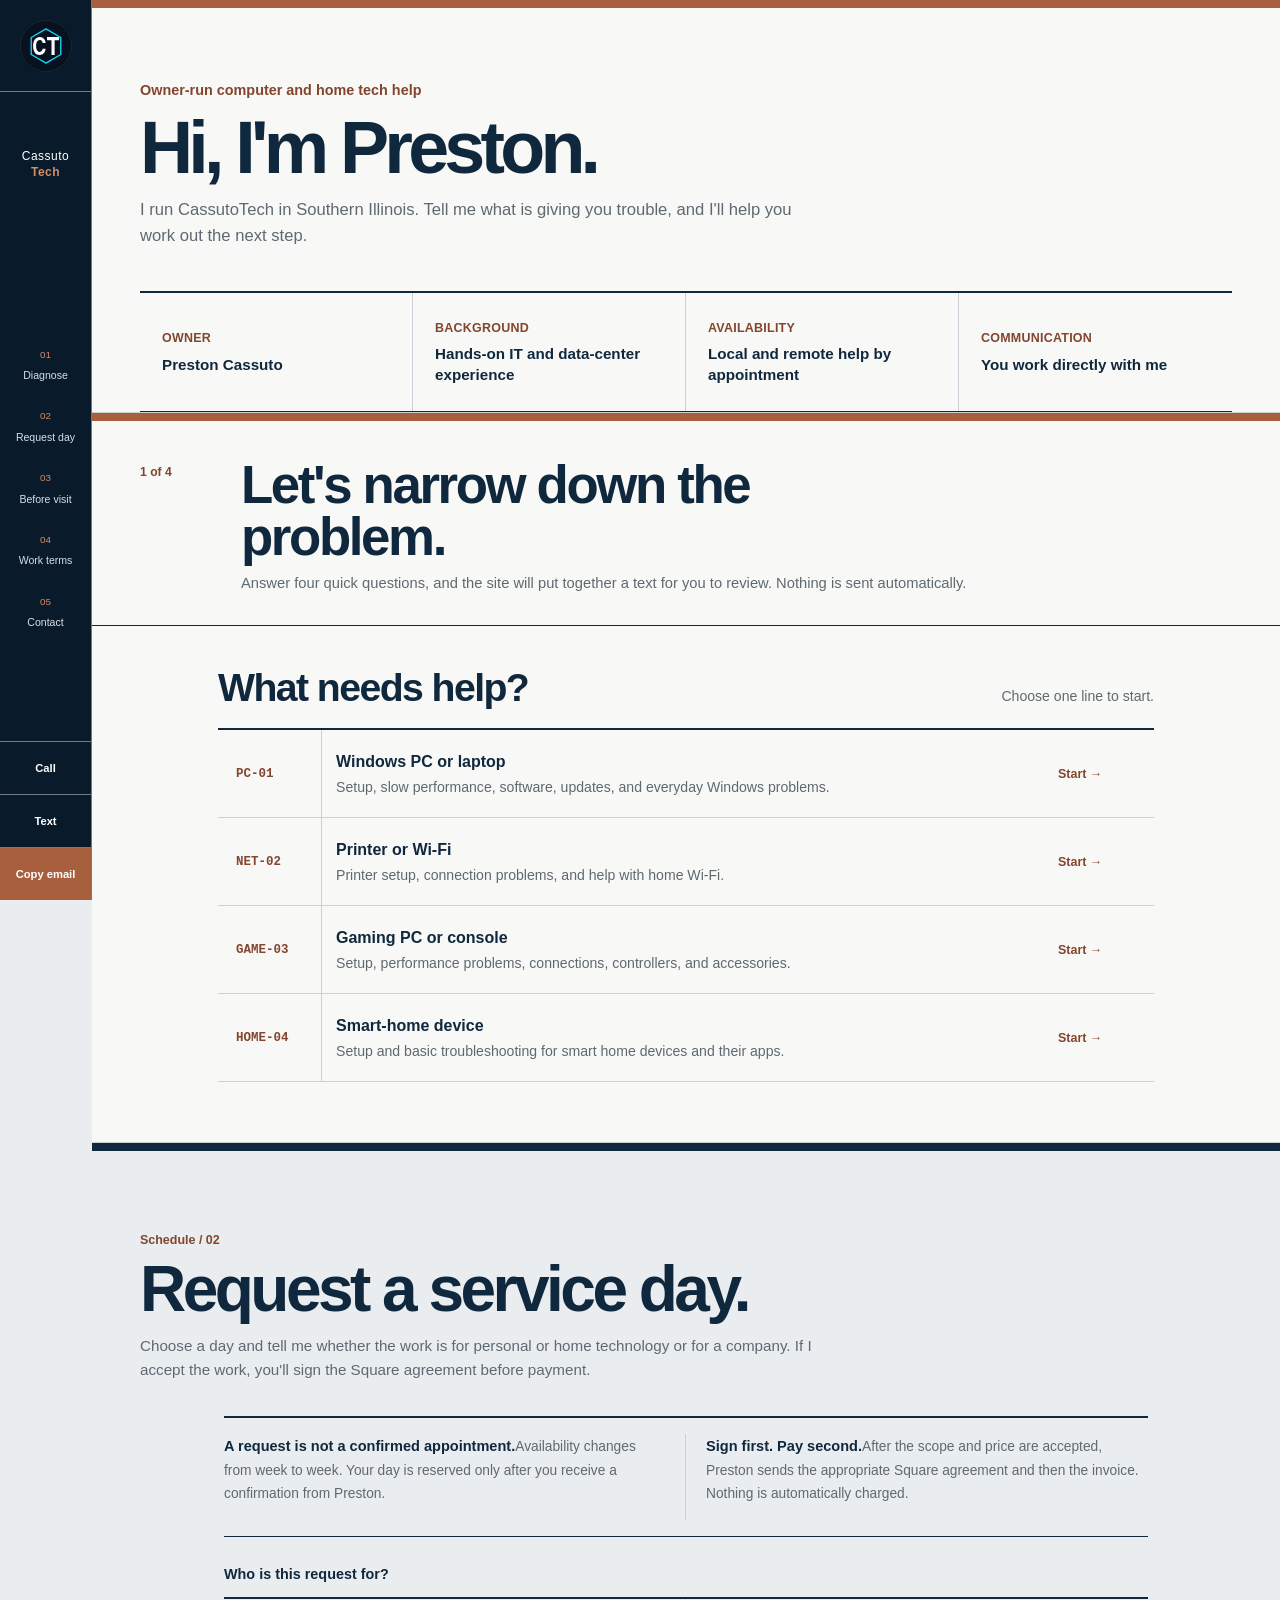
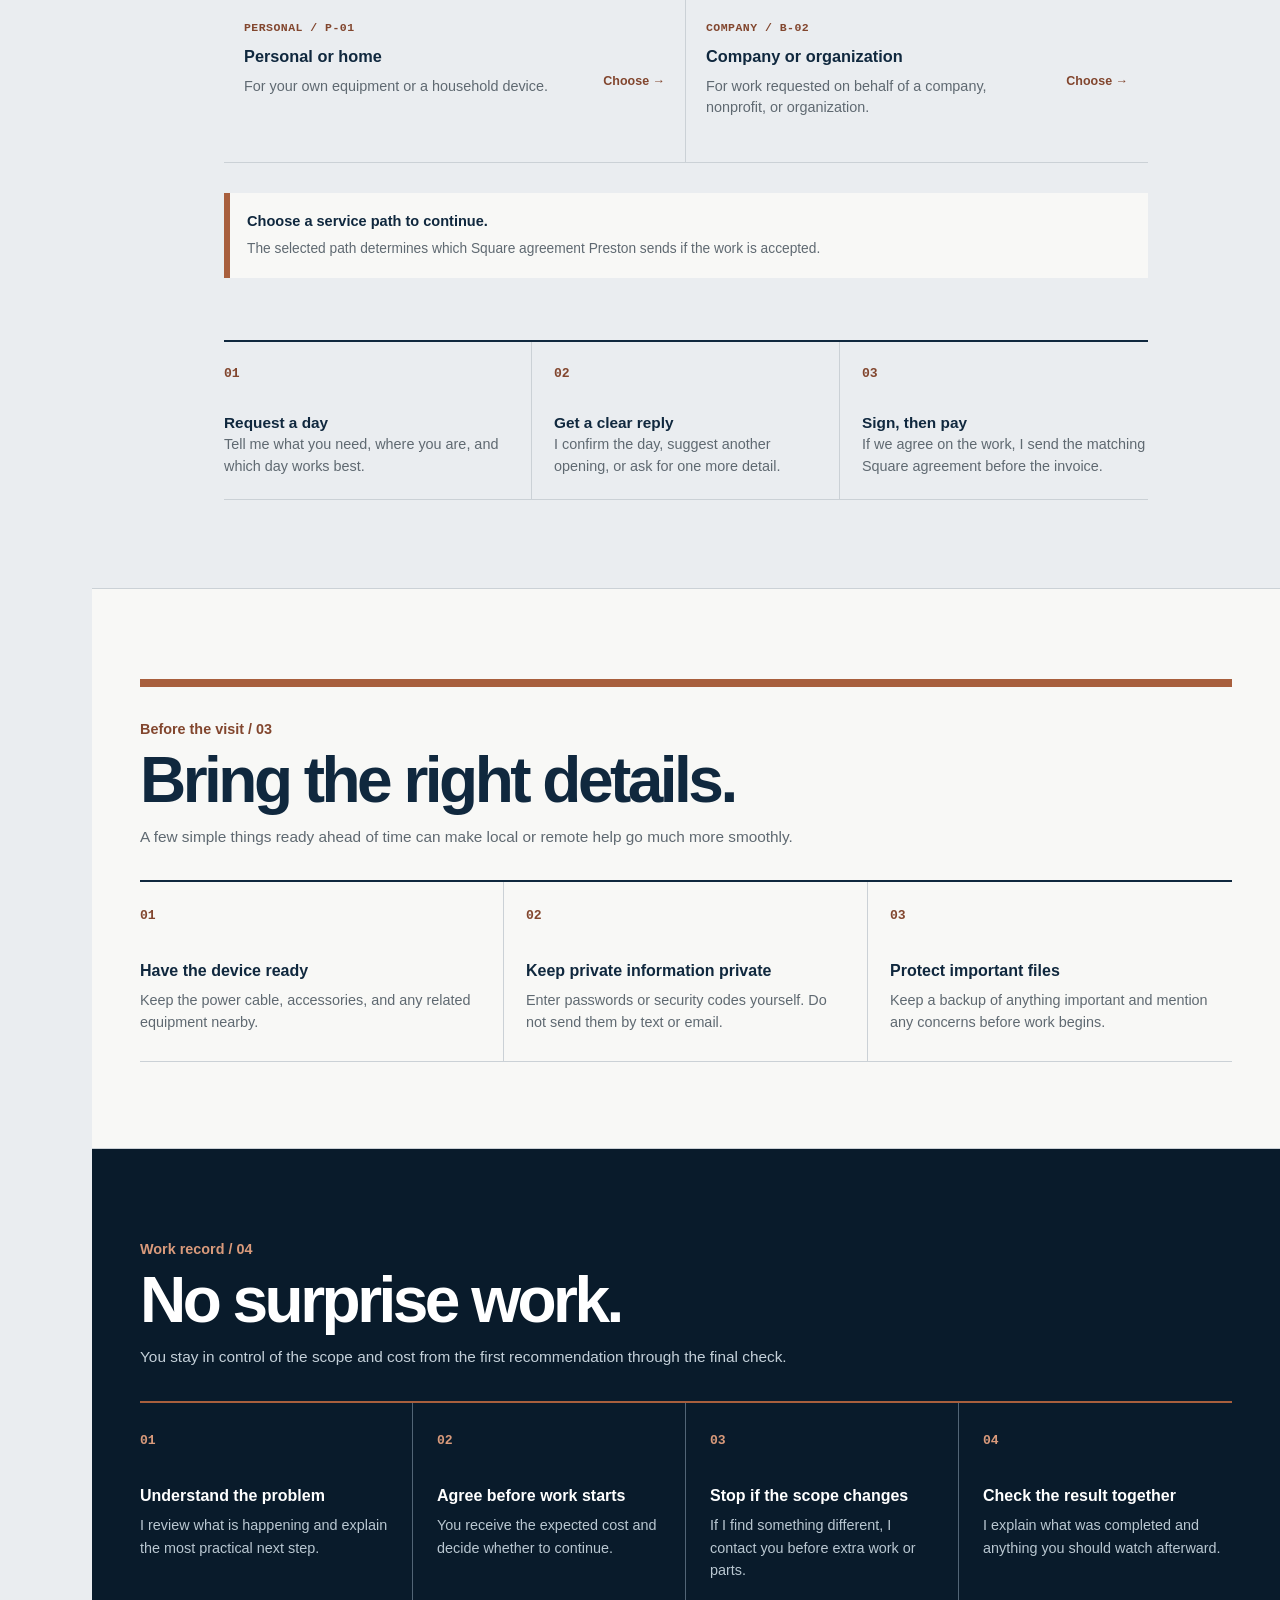
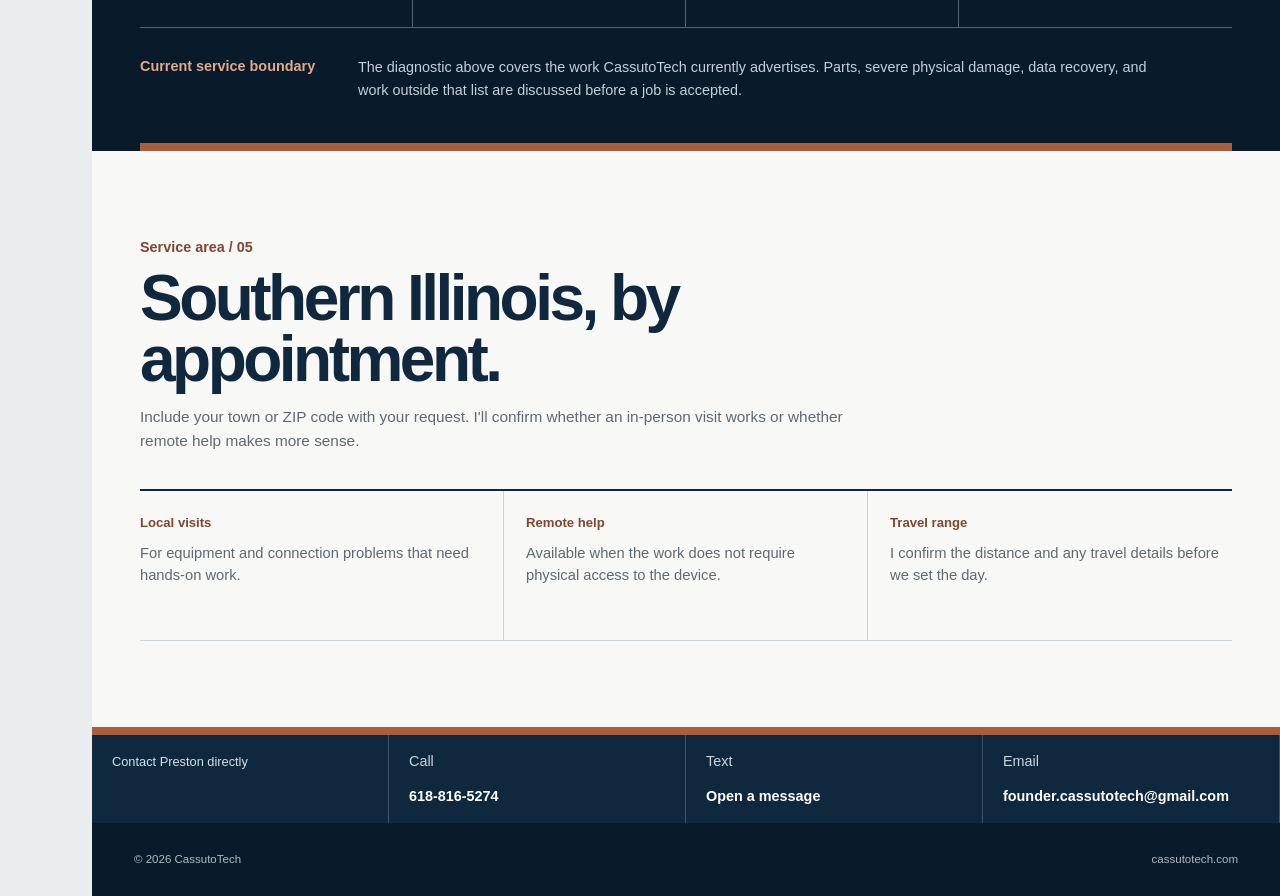
<file: index.html>
<!DOCTYPE html><html lang="en"><head><meta charSet="utf-8"/><meta name="viewport" content="width=device-width, initial-scale=1"/><link rel="preload" as="image" imageSrcSet="/cassutotech-mark.svg 44w" fetchPriority="high"/><link rel="stylesheet" href="/assets/index-DClPPpVC.css" data-rsc-css-href="/assets/index-DClPPpVC.css" data-precedence="vite-rsc/importer-resources"/><link rel="modulepreload" href="/assets/layout-segment-context-C5H19oNe.js" crossorigin=""/><link rel="modulepreload" href="/assets/rolldown-runtime-S-ySWqyJ.js" crossorigin=""/><link rel="modulepreload" href="/assets/index-CtXhTT8p.js" crossorigin=""/><link rel="modulepreload" href="/assets/framework-CXnKph_e.js" crossorigin=""/><link rel="modulepreload" href="/assets/page-DkYKrtWa.js" crossorigin=""/><title>CassutoTech | Home Tech Help in Southern Illinois</title><meta name="description" content="Owner-run local and remote help in Southern Illinois, with clear scope approval and Square-hosted signing and payment after the work is accepted."/><meta name="keywords" content="Southern Illinois computer help,local IT support,Windows troubleshooting,printer help,Wi-Fi help,gaming computer help,smart home setup,CassutoTech"/><meta property="og:title" content="CassutoTech | Home Tech Help in Southern Illinois"/><meta property="og:description" content="Find the right support path, request a service day, and use a clear Square agreement and invoice flow when work is accepted."/><meta property="og:url" content="https://cassutotech.com"/><meta property="og:site_name" content="CassutoTech"/><meta property="og:type" content="website"/><meta name="twitter:card" content="summary"/><meta name="twitter:title" content="CassutoTech | Home Tech Help in Southern Illinois"/><meta name="twitter:description" content="Find the right support path, request a service day, and use a clear Square agreement and invoice flow when work is accepted."/><link rel="shortcut icon" href="https://cassutotech.com/cassutotech-mark.svg"/><link rel="icon" href="https://cassutotech.com/cassutotech-mark.svg"/><script>self.__VINEXT_RSC_PARAMS__={}</script><script>self.__VINEXT_RSC_NAV__={"pathname":"/","searchParams":[]}</script><link rel="modulepreload" href="/assets/index-CtXhTT8p.js" />
</head><body><script type="application/ld+json">{"@context":"https://schema.org","@type":"ProfessionalService","name":"CassutoTech","url":"https://cassutotech.com","email":"founder.cassutotech@gmail.com","telephone":"+16188165274","areaServed":"Southern Illinois","description":"Owner-run help with Windows computers, printers, Wi-Fi, gaming systems, and smart home devices."}</script><aside class="side-rail" aria-label="CassutoTech quick navigation"><a class="rail-mark" href="#top" aria-label="CassutoTech home"><img src="/cassutotech-mark.svg" alt="" width="58" height="58" loading="lazy" decoding="async" srcSet="/cassutotech-mark.svg 58w" data-nimg="1"/></a><div class="rail-name"><span>Cassuto</span><strong>Tech</strong></div><nav aria-label="Page sections"><a href="#help"><span>01</span>Diagnose</a><a href="#booking"><span>02</span>Request day</a><a href="#prepare"><span>03</span>Before visit</a><a href="#standards"><span>04</span>Work terms</a><a href="#contact"><span>05</span>Contact</a></nav><div class="rail-contact"><a href="tel:+16188165274" aria-label="Call Preston at 618-816-5274">Call</a><a href="sms:+16188165274" aria-label="Text Preston at 618-816-5274">Text</a><button type="button" aria-live="polite" aria-label="Copy Preston&#x27;s email address, founder.cassutotech@gmail.com">Copy email</button></div></aside><main id="top" class="site-canvas"><header class="mobile-brand"><a href="#top"><img src="/cassutotech-mark.svg" alt="" width="44" height="44" loading="eager" fetchPriority="high" decoding="async" srcSet="/cassutotech-mark.svg 44w" data-nimg="1"/><span>Cassuto<strong>Tech</strong></span></a><small>Southern Illinois</small></header><section class="owner-intro" aria-labelledby="owner-title"><div class="owner-statement"><div class="owner-heading"><p>Owner-run computer and home tech help</p><h1 id="owner-title">Hi, I&#x27;m Preston.</h1><p class="owner-note">I run CassutoTech in Southern Illinois. Tell me what is giving you trouble, and I&#x27;ll help you work out the next step.</p></div><dl class="owner-ledger" aria-label="CassutoTech service record"><div><dt>Owner</dt><dd>Preston Cassuto</dd></div><div><dt>Background</dt><dd>Hands-on IT and data-center experience</dd></div><div><dt>Availability</dt><dd>Local and remote help by appointment</dd></div><div><dt>Communication</dt><dd>You work directly with me</dd></div></dl></div></section><section class="diagnostic" id="help" aria-labelledby="diagnostic-title"><div class="diagnostic-heading"><p class="step-count">1 of 4</p><div><h2 id="diagnostic-title">Let&#x27;s narrow down the problem.</h2><p>Answer four quick questions, and the site will put together a text for you to review. Nothing is sent automatically.</p></div></div><div class="question-stage" aria-live="polite"><div class="question-panel service-routing"><div class="route-heading"><h3>What needs help?</h3><p>Choose one line to start.</p></div><div class="answer-list route-list"><button type="button"><small>PC-01</small><strong>Windows PC or laptop</strong><span>Setup, slow performance, software, updates, and everyday Windows problems.</span><b aria-hidden="true">Start →</b></button><button type="button"><small>NET-02</small><strong>Printer or Wi-Fi</strong><span>Printer setup, connection problems, and help with home Wi-Fi.</span><b aria-hidden="true">Start →</b></button><button type="button"><small>GAME-03</small><strong>Gaming PC or console</strong><span>Setup, performance problems, connections, controllers, and accessories.</span><b aria-hidden="true">Start →</b></button><button type="button"><small>HOME-04</small><strong>Smart-home device</strong><span>Setup and basic troubleshooting for smart home devices and their apps.</span><b aria-hidden="true">Start →</b></button></div></div></div></section><section class="booking" id="booking" aria-labelledby="booking-title"><header class="booking-heading"><p>Schedule / 02</p><h2 id="booking-title">Request a service day.</h2><p>Choose a day and tell me whether the work is for personal or home technology or for a company. If I accept the work, you&#x27;ll sign the Square agreement before payment.</p></header><div class="booking-workspace"><div class="booking-notice" role="note"><div><strong>A request is not a confirmed appointment.</strong><span>Availability changes from week to week. Your day is reserved only after you receive a confirmation from Preston.</span></div><div><strong>Sign first. Pay second.</strong><span>After the scope and price are accepted, Preston sends the appropriate Square agreement and then the invoice. Nothing is automatically charged.</span></div></div><div class="booking-client-choice"><p>Who is this request for?</p><div class="booking-client-options" role="group" aria-label="Choose the service agreement type"><button type="button" aria-pressed="false" class=""><small>PERSONAL / P-01</small><strong>Personal or home</strong><span>For your own equipment or a household device.</span><b aria-hidden="true">Choose →</b></button><button type="button" aria-pressed="false" class=""><small>COMPANY / B-02</small><strong>Company or organization</strong><span>For work requested on behalf of a company, nonprofit, or organization.</span><b aria-hidden="true">Choose →</b></button></div></div><div class="booking-prompt" role="note"><strong>Choose a service path to continue.</strong><span>The selected path determines which Square agreement Preston sends if the work is accepted.</span></div><div class="request-route" aria-label="What happens after you send your request"><div><span>01</span><strong>Request a day</strong><p>Tell me what you need, where you are, and which day works best.</p></div><div><span>02</span><strong>Get a clear reply</strong><p>I confirm the day, suggest another opening, or ask for one more detail.</p></div><div><span>03</span><strong>Sign, then pay</strong><p>If we agree on the work, I send the matching Square agreement before the invoice.</p></div></div></div></section><section class="prep-brief" id="prepare" aria-labelledby="prepare-title"><header class="prep-heading"><p>Before the visit / 03</p><h2 id="prepare-title">Bring the right details.</h2><p>A few simple things ready ahead of time can make local or remote help go much more smoothly.</p></header><ol class="prep-list"><li><span>01</span><div><strong>Have the device ready</strong><p>Keep the power cable, accessories, and any related equipment nearby.</p></div></li><li><span>02</span><div><strong>Keep private information private</strong><p>Enter passwords or security codes yourself. Do not send them by text or email.</p></div></li><li><span>03</span><div><strong>Protect important files</strong><p>Keep a backup of anything important and mention any concerns before work begins.</p></div></li></ol></section><section class="work-standard" id="standards" aria-labelledby="standards-title"><header class="standard-heading"><p>Work record / 04</p><h2 id="standards-title">No surprise work.</h2><p>You stay in control of the scope and cost from the first recommendation through the final check.</p></header><ol class="approval-route"><li><span>01</span><div><strong>Understand the problem</strong><p>I review what is happening and explain the most practical next step.</p></div></li><li><span>02</span><div><strong>Agree before work starts</strong><p>You receive the expected cost and decide whether to continue.</p></div></li><li><span>03</span><div><strong>Stop if the scope changes</strong><p>If I find something different, I contact you before extra work or parts.</p></div></li><li><span>04</span><div><strong>Check the result together</strong><p>I explain what was completed and anything you should watch afterward.</p></div></li></ol><div class="scope-line"><strong>Current service boundary</strong><p>The diagnostic above covers the work CassutoTech currently advertises. Parts, severe physical damage, data recovery, and work outside that list are discussed before a job is accepted.</p></div></section><section class="contact-ledger" id="contact" aria-labelledby="contact-title"><div class="area-heading"><p>Service area / 05</p><h2 id="contact-title">Southern Illinois, by appointment.</h2><p>Include your town or ZIP code with your request. I&#x27;ll confirm whether an in-person visit works or whether remote help makes more sense.</p></div><dl class="area-register"><div><dt>Local visits</dt><dd>For equipment and connection problems that need hands-on work.</dd></div><div><dt>Remote help</dt><dd>Available when the work does not require physical access to the device.</dd></div><div><dt>Travel range</dt><dd>I confirm the distance and any travel details before we set the day.</dd></div></dl><div class="direct-contact" aria-label="Contact CassutoTech directly"><p>Contact Preston directly</p><a href="tel:+16188165274" aria-label="Call Preston at 618-816-5274"><span>Call</span><strong>618-816-5274</strong></a><a href="sms:+16188165274" aria-label="Text Preston at 618-816-5274"><span>Text</span><strong>Open a message</strong></a><a href="mailto:founder.cassutotech@gmail.com?subject=CassutoTech%20Support%20Request&amp;body=Hi%20Preston%2C%0A%0AI%20found%20CassutoTech%20online%20and%20need%20help%20with%3A%20" class="mobile-email-action" aria-label="Email Preston at founder.cassutotech@gmail.com"><span>Email</span><strong>founder.cassutotech@gmail.com</strong></a><a href="mailto:founder.cassutotech@gmail.com?subject=CassutoTech%20Support%20Request&amp;body=Hi%20Preston%2C%0A%0AI%20found%20CassutoTech%20online%20and%20need%20help%20with%3A%20" class="desktop-email-action" aria-label="Email Preston at founder.cassutotech@gmail.com"><span>Email</span><strong>founder.cassutotech@gmail.com</strong></a></div></section><footer><span>© <!-- -->2026<!-- --> CassutoTech</span><span>cassutotech.com</span></footer></main><div class="mobile-dock" aria-label="Quick contact"><a href="tel:+16188165274" aria-label="Call Preston at 618-816-5274">Call</a><a href="sms:+16188165274" aria-label="Text Preston at 618-816-5274">Text</a><a href="mailto:founder.cassutotech@gmail.com?subject=CassutoTech%20Support%20Request&amp;body=Hi%20Preston%2C%0A%0AI%20found%20CassutoTech%20online%20and%20need%20help%20with%3A%20" aria-label="Email Preston at founder.cassutotech@gmail.com">Email</a></div><script id="_R_">import("/assets/index-CtXhTT8p.js")</script></body></html><script>self.__VINEXT_RSC_CHUNKS__=self.__VINEXT_RSC_CHUNKS__||[];self.__VINEXT_RSC_CHUNKS__.push("2:I[\"463dde8b587e\",[],\"Children\",1]\n3:I[\"4d0600010c59\",[],\"LayoutSegmentProvider\",1]\n4:I[\"463dde8b587e\",[],\"Slot\",1]\n5:I[\"339a9c6c6219\",[],\"RedirectBoundary\",1]\n:HL[\"/assets/index-DClPPpVC.css\",\"style\"]\n")</script><script>self.__VINEXT_RSC_CHUNKS__=self.__VINEXT_RSC_CHUNKS__||[];self.__VINEXT_RSC_CHUNKS__.push("0:{\"__route\":\"route:/\",\"__interceptionContext\":null,\"__layoutIds\":[\"layout:/\"],\"__rootLayout\":\"/\",\"page:/\":\"$L1\",\"layout:/\":[[[[\"$\",\"link\",\"css:/assets/index-DClPPpVC.css\",{\"rel\":\"stylesheet\",\"precedence\":\"vite-rsc/importer-resources\",\"href\":\"/assets/index-DClPPpVC.css\",\"data-rsc-css-href\":\"/assets/index-DClPPpVC.css\"}],\"$undefined\"],[\"$\",\"html\",null,{\"lang\":\"en\",\"children\":[\"$\",\"body\",null,{\"children\":[\"$\",\"$L2\",null,{}]}]}]],null],\"route:/\":[[[\"$\",\"meta\",null,{\"charSet\":\"utf-8\"}],[[\"$\",\"title\",\"0\",{\"children\":\"CassutoTech | Home Tech Help in Southern Illinois\"}],[\"$\",\"meta\",\"1\",{\"name\":\"description\",\"content\":\"Owner-run local and remote help in Southern Illinois, with clear scope approval and Square-hosted signing and payment after the work is accepted.\"}],[\"$\",\"meta\",\"2\",{\"name\":\"keywords\",\"content\":\"Southern Illinois computer help,local IT support,Windows troubleshooting,printer help,Wi-Fi help,gaming computer help,smart home setup,CassutoTech\"}],[\"$\",\"meta\",\"3\",{\"property\":\"og:title\",\"content\":\"CassutoTech | Home Tech Help in Southern Illinois\"}],[\"$\",\"meta\",\"4\",{\"property\":\"og:description\",\"content\":\"Find the right support path, request a service day, and use a clear Square agreement and invoice flow when work is accepted.\"}],[\"$\",\"meta\",\"5\",{\"property\":\"og:url\",\"content\":\"https://cassutotech.com\"}],[\"$\",\"meta\",\"6\",{\"property\":\"og:site_name\",\"content\":\"CassutoTech\"}],[\"$\",\"meta\",\"7\",{\"property\":\"og:type\",\"content\":\"website\"}],[\"$\",\"meta\",\"8\",{\"name\":\"twitter:card\",\"content\":\"summary\"}],[\"$\",\"meta\",\"9\",{\"name\":\"twitter:title\",\"content\":\"CassutoTech | Home Tech Help in Southern Illinois\"}],[\"$\",\"meta\",\"10\",{\"name\":\"twitter:description\",\"content\":\"Find the right support path, request a service day, and use a clear Square agreement and invoice flow when work is accepted.\"}],[\"$\",\"link\",\"11\",{\"rel\":\"shortcut icon\",\"href\":\"https://cassutotech.com/cassutotech-mark.svg\"}],[\"$\",\"link\",\"12\",{\"rel\":\"icon\",\"href\":\"https://cassutotech.com/cassutotech-mark.svg\"}]],[[\"$\",\"meta\",\"0\",{\"name\":\"viewport\",\"content\":\"width=device-width, initial-scale=1\"}]]],[\"$\",\"$L3\",null,{\"segmentMap\":{\"children\":[]},\"children\":[\"$\",\"$L4\",null,{\"id\":\"layout:/\",\"parallelSlots\":\"$undefined\",\"children\":[\"$\",\"$L5\",null,{\"children\":[\"$\",\"$L3\",null,{\"segmentMap\":{\"children\":[]},\"children\":[\"$\",\"$L4\",null,{\"id\":\"page:/\"}]}]}]}]}]],\"__layoutFlags\":{\"layout:/\":\"s\"},\"__artifactCompatibility\":{\"schemaVersion\":1,\"graphVersion\":\"app-route-graph:4uhn5s1wvoptc\",\"deploymentVersion\":\"406a115a-9651-4a3f-89b4-9ca4d7d0bc60\",\"appElementsSchemaVersion\":1,\"rscPayloadSchemaVersion\":1,\"rootBoundaryId\":\"/\",\"renderEpoch\":null}}\n")</script><script>self.__VINEXT_RSC_CHUNKS__=self.__VINEXT_RSC_CHUNKS__||[];self.__VINEXT_RSC_CHUNKS__.push("6:I[\"6efdf509a785\",[],\"default\",1]\n1:[\"$\",\"$L6\",null,{\"params\":\"$@7\",\"searchParams\":\"$@8\"}]\n")</script><script>self.__VINEXT_RSC_CHUNKS__=self.__VINEXT_RSC_CHUNKS__||[];self.__VINEXT_RSC_CHUNKS__.push("7:{}\n8:{}\n")</script><script>self.__VINEXT_RSC_DONE__=true</script>
</file>
<file: assets/index-DClPPpVC.css>
/*! tailwindcss v4.2.1 | MIT License | https://tailwindcss.com */
@layer theme{:root,:host{--font-sans:ui-sans-serif, system-ui, sans-serif, "Apple Color Emoji", "Segoe UI Emoji", "Segoe UI Symbol", "Noto Color Emoji";--font-mono:ui-monospace, SFMono-Regular, Menlo, Monaco, Consolas, "Liberation Mono", "Courier New", monospace;--spacing:.25rem;--default-font-family:var(--font-sans);--default-mono-font-family:var(--font-mono)}}@layer base{*,:after,:before,::backdrop{box-sizing:border-box;border:0 solid;margin:0;padding:0}::file-selector-button{box-sizing:border-box;border:0 solid;margin:0;padding:0}html,:host{-webkit-text-size-adjust:100%;tab-size:4;line-height:1.5;font-family:var(--default-font-family,ui-sans-serif, system-ui, sans-serif, "Apple Color Emoji", "Segoe UI Emoji", "Segoe UI Symbol", "Noto Color Emoji");font-feature-settings:var(--default-font-feature-settings,normal);font-variation-settings:var(--default-font-variation-settings,normal);-webkit-tap-highlight-color:transparent}hr{height:0;color:inherit;border-top-width:1px}abbr:where([title]){-webkit-text-decoration:underline dotted;text-decoration:underline dotted}h1,h2,h3,h4,h5,h6{font-size:inherit;font-weight:inherit}a{color:inherit;-webkit-text-decoration:inherit;-webkit-text-decoration:inherit;-webkit-text-decoration:inherit;-webkit-text-decoration:inherit;text-decoration:inherit}b,strong{font-weight:bolder}code,kbd,samp,pre{font-family:var(--default-mono-font-family,ui-monospace, SFMono-Regular, Menlo, Monaco, Consolas, "Liberation Mono", "Courier New", monospace);font-feature-settings:var(--default-mono-font-feature-settings,normal);font-variation-settings:var(--default-mono-font-variation-settings,normal);font-size:1em}small{font-size:80%}sub,sup{vertical-align:baseline;font-size:75%;line-height:0;position:relative}sub{bottom:-.25em}sup{top:-.5em}table{text-indent:0;border-color:inherit;border-collapse:collapse}:-moz-focusring{outline:auto}progress{vertical-align:baseline}summary{display:list-item}ol,ul,menu{list-style:none}img,svg,video,canvas,audio,iframe,embed,object{vertical-align:middle;display:block}img,video{max-width:100%;height:auto}button,input,select,optgroup,textarea{font:inherit;font-feature-settings:inherit;font-variation-settings:inherit;letter-spacing:inherit;color:inherit;opacity:1;background-color:#0000;border-radius:0}::file-selector-button{font:inherit;font-feature-settings:inherit;font-variation-settings:inherit;letter-spacing:inherit;color:inherit;opacity:1;background-color:#0000;border-radius:0}:where(select:is([multiple],[size])) optgroup{font-weight:bolder}:where(select:is([multiple],[size])) optgroup option{padding-inline-start:20px}::file-selector-button{margin-inline-end:4px}::placeholder{opacity:1}@supports (not ((-webkit-appearance:-apple-pay-button))) or (contain-intrinsic-size:1px){::placeholder{color:currentColor}@supports (color:color-mix(in lab, red, red)){::placeholder{color:color-mix(in oklab, currentcolor 50%, transparent)}}}textarea{resize:vertical}::-webkit-search-decoration{-webkit-appearance:none}::-webkit-date-and-time-value{min-height:1lh;text-align:inherit}::-webkit-datetime-edit{display:inline-flex}::-webkit-datetime-edit-fields-wrapper{padding:0}::-webkit-datetime-edit{padding-block:0}::-webkit-datetime-edit-year-field{padding-block:0}::-webkit-datetime-edit-month-field{padding-block:0}::-webkit-datetime-edit-day-field{padding-block:0}::-webkit-datetime-edit-hour-field{padding-block:0}::-webkit-datetime-edit-minute-field{padding-block:0}::-webkit-datetime-edit-second-field{padding-block:0}::-webkit-datetime-edit-millisecond-field{padding-block:0}::-webkit-datetime-edit-meridiem-field{padding-block:0}::-webkit-calendar-picker-indicator{line-height:1}:-moz-ui-invalid{box-shadow:none}button,input:where([type=button],[type=reset],[type=submit]){appearance:button}::file-selector-button{appearance:button}::-webkit-inner-spin-button{height:auto}::-webkit-outer-spin-button{height:auto}[hidden]:where(:not([hidden=until-found])){display:none!important}}@layer components;@layer utilities{.visible{visibility:visible}.fixed{position:fixed}.relative{position:relative}.start{inset-inline-start:var(--spacing)}.block{display:block}.table{display:table}}:root{--navy:#10283e;--navy-deep:#091b2b;--copper:#a85f3d;--copper-dark:#82462e;--gray:#eaedf0;--gray-dark:#cbd1d6;--paper:#f8f8f6;--ink:#17212a;--muted:#5f6971;--white:#fff;--max:1260px}*{box-sizing:border-box}html{scroll-behavior:smooth}body{background:var(--gray);color:var(--ink);-webkit-font-smoothing:antialiased;margin:0;padding-bottom:64px;font-family:Arial,Helvetica,sans-serif;line-height:1.45}a{color:inherit;text-decoration:none}button,input,textarea,select{font:inherit}button,a{-webkit-tap-highlight-color:transparent}button{color:inherit}img{display:block}h1,h2,h3,p{margin-top:0}.side-rail{display:none}.site-canvas{width:100%;overflow:hidden}.mobile-brand{border-bottom:1px solid var(--gray-dark);background:var(--paper);justify-content:space-between;align-items:center;min-height:62px;padding:8px 16px;display:flex}.mobile-brand>a{letter-spacing:-.025em;align-items:center;gap:10px;font-size:1rem;font-weight:800;display:flex}.mobile-brand img{width:44px;height:44px}.mobile-brand strong{color:var(--copper-dark)}.mobile-brand small{color:var(--muted);font-size:.72rem}.owner-intro{border-bottom:1px solid var(--gray-dark);background:var(--paper)}.owner-statement{border-top:8px solid var(--copper);padding:44px 20px 0}.owner-heading{max-width:var(--max);margin:0 auto}.owner-heading>p:first-child{color:var(--copper-dark);margin-bottom:13px;font-size:.9rem;font-weight:700}.owner-statement h1{max-width:780px;color:var(--navy);letter-spacing:-.065em;margin-bottom:15px;font-family:Arial Narrow,Helvetica Neue,Arial,sans-serif;font-size:clamp(2.65rem,12vw,4.1rem);font-weight:800;line-height:.92}.owner-note{max-width:690px;color:var(--muted);margin-bottom:0;font-size:1rem;line-height:1.58}.owner-ledger{max-width:var(--max);border-top:2px solid var(--navy);margin:34px auto 0}.owner-ledger div{border-bottom:1px solid var(--gray-dark);grid-template-columns:110px 1fr;align-items:center;min-height:68px;margin:0;display:grid}.owner-ledger dt{color:var(--copper-dark);letter-spacing:.02em;text-transform:uppercase;font-size:.78rem;font-weight:800}.owner-ledger dd{color:var(--navy);margin:0;font-size:.95rem;font-weight:700;line-height:1.4}.diagnostic{border-bottom:1px solid var(--gray-dark);background:var(--paper);scroll-margin-top:12px}.diagnostic-heading{border-top:8px solid var(--copper);border-bottom:1px solid var(--navy);grid-template-columns:54px 1fr;gap:15px;padding:27px 20px 24px;display:grid}.step-count{color:var(--copper-dark);margin:5px 0 0;font-size:.76rem;font-weight:800}.diagnostic-heading h2{max-width:720px;color:var(--navy);letter-spacing:-.045em;margin-bottom:9px;font-family:Arial Narrow,Helvetica Neue,Arial,sans-serif;font-size:clamp(1.9rem,8vw,3.1rem);font-weight:800;line-height:.98}.diagnostic-heading div>p{max-width:730px;color:var(--muted);margin-bottom:0;font-size:.92rem;line-height:1.55}.question-stage{min-height:480px}.question-panel{max-width:1020px;margin:0 auto;padding:32px 20px 48px}.question-panel>h3,.route-heading h3{max-width:720px;color:var(--navy);letter-spacing:-.04em;margin-bottom:25px;font-family:Arial Narrow,Helvetica Neue,Arial,sans-serif;font-size:clamp(1.65rem,7vw,2.45rem);font-weight:800;line-height:1.02}.route-heading{display:block}.route-heading h3{margin-bottom:8px}.route-heading p{color:var(--muted);margin-bottom:22px;font-size:.88rem}.answer-list{border-top:2px solid var(--navy)}.answer-list button{border:0;border-bottom:1px solid var(--gray-dark);cursor:pointer;text-align:left;background:0 0;grid-template-columns:68px minmax(0,1fr) auto;align-items:center;gap:4px 14px;width:100%;min-height:76px;padding:0 0 0 12px;display:grid;position:relative}.answer-list button small{border-right:1px solid var(--gray-dark);height:100%;color:var(--copper-dark);grid-row:1/span 2;align-items:center;font-family:Consolas,Courier New,monospace;font-size:.78rem;font-weight:800;display:grid}.answer-list button strong{color:var(--navy);grid-column:2;align-self:end;padding-top:14px;font-size:1rem}.answer-list button span{color:var(--muted);grid-column:2;align-self:start;padding-bottom:14px;font-size:.88rem;line-height:1.42}.answer-list button b{color:var(--copper-dark);white-space:nowrap;grid-area:1/3/span 2;padding-right:12px;font-size:.78rem}.answer-list button:hover,.answer-list button:focus-visible{box-shadow:inset 6px 0 0 var(--copper);background:#eef1f3}.answer-list.compact button{min-height:64px}.answer-list.compact button strong{grid-area:1/2/span 2;align-self:center;padding:12px 0}.answer-list.compact button b{grid-row:1/span 2}.back-button{border:0;border-bottom:1px solid var(--navy);color:var(--navy);cursor:pointer;background:0 0;margin-bottom:21px;padding:7px 0;font-size:.78rem;font-weight:700}.current-answer{color:var(--muted);margin-bottom:13px;font-size:.8rem}.current-answer strong{color:var(--navy)}.details-form label{margin-bottom:20px;display:block}.details-form label>span{color:var(--navy);justify-content:space-between;margin-bottom:7px;font-size:.9rem;font-weight:700;display:flex}.details-form label small{color:var(--muted);font-weight:400}.details-form input,.details-form textarea{background:var(--white);width:100%;color:var(--ink);border:1px solid #9fa8af;border-radius:0;outline:none;padding:13px 12px;display:block}.details-form input:focus,.details-form textarea:focus{border-color:var(--copper);box-shadow:0 0 0 3px #a85f3d29}.details-form textarea{resize:vertical}.primary-action{border:2px solid var(--navy);background:var(--navy);min-height:52px;color:var(--white);cursor:pointer;border-radius:0;justify-content:center;align-items:center;padding:0 20px;font-weight:800;display:inline-flex}.primary-action:hover,.primary-action:focus-visible{border-color:var(--copper-dark);background:var(--copper-dark)}.result-label{color:var(--copper-dark);margin-bottom:8px;font-size:.78rem;font-weight:800}.result-panel blockquote{border-left:6px solid var(--copper);background:var(--gray);color:var(--navy);margin:0 0 24px;padding:18px 17px;font-size:.9rem;line-height:1.6}.result-actions{flex-direction:column;gap:10px;display:flex}.result-actions>button{border:1px solid var(--navy);cursor:pointer;background:0 0;border-radius:0;min-height:48px;font-weight:700}.result-actions>button:hover,.result-actions>button:focus-visible{background:var(--gray)}.booking{border-bottom:1px solid var(--gray-dark);background:var(--gray);scroll-margin-top:12px}.booking-heading{border-top:8px solid var(--navy);padding:56px 20px 30px}.booking-heading>p:first-child{color:var(--copper-dark);margin-bottom:9px;font-size:.78rem;font-weight:800}.booking-heading h2{max-width:780px;color:var(--navy);letter-spacing:-.055em;margin-bottom:14px;font-family:Arial Narrow,Helvetica Neue,Arial,sans-serif;font-size:clamp(2.1rem,8vw,4rem);font-weight:800;line-height:.96}.booking-heading>p:last-child{max-width:720px;color:var(--muted);margin-bottom:0;font-size:.95rem;line-height:1.58}.booking-workspace{max-width:1020px;margin:0 auto;padding:0 20px 64px}.booking-notice{border-top:2px solid var(--navy);border-bottom:1px solid var(--navy);gap:7px;margin-bottom:27px;padding:16px 0;display:grid}.booking-notice strong{color:var(--navy);font-size:.91rem}.booking-notice span{max-width:700px;color:var(--muted);font-size:.86rem;line-height:1.5}.booking-client-choice{margin-bottom:30px}.booking-client-choice>p{color:var(--navy);margin-bottom:12px;font-size:.9rem;font-weight:800}.booking-client-options{border-top:2px solid var(--navy);display:grid}.booking-client-options button{border:0;border-bottom:1px solid var(--gray-dark);cursor:pointer;text-align:left;background:0 0;grid-template-rows:auto auto 1fr;grid-template-columns:minmax(0,1fr) auto;align-items:start;gap:8px 16px;width:100%;min-height:164px;padding:19px 18px 18px;display:grid;position:relative}.booking-client-options button small{height:auto;color:var(--copper-dark);letter-spacing:.04em;border:0;grid-area:1/1;align-self:start;font-family:Consolas,Courier New,monospace;font-size:.72rem;font-weight:800}.booking-client-options button strong{color:var(--navy);grid-area:2/1;align-self:start;padding-top:0;font-size:1.02rem}.booking-client-options button span{max-width:420px;color:var(--muted);grid-area:3/1;align-self:start;padding-bottom:0;font-size:.9rem;line-height:1.45}.booking-client-options button b{color:var(--copper-dark);white-space:nowrap;grid-area:1/2/span 3;align-self:center;padding-right:0;font-size:.78rem}.booking-client-options button:hover,.booking-client-options button:focus-visible,.booking-client-options button.selected{box-shadow:inset 6px 0 0 var(--copper);background:#eef1f3}.booking-client-options button.selected b{color:var(--navy)}.booking-prompt{border-left:6px solid var(--copper);background:var(--paper);gap:7px;margin:0 0 28px;padding:18px 17px;display:grid}.booking-prompt strong{color:var(--navy);font-size:.91rem}.booking-prompt span{color:var(--muted);font-size:.86rem;line-height:1.5}.booking-form label{margin-bottom:20px;display:block}.booking-form label>span{color:var(--navy);justify-content:space-between;margin-bottom:7px;font-size:.9rem;font-weight:700;display:flex}.booking-form label small{color:var(--muted);font-weight:400}.booking-form input,.booking-form select,.booking-form textarea{background:var(--white);width:100%;min-height:48px;color:var(--ink);border:1px solid #8e989f;border-radius:0;outline:none;padding:12px;display:block}.booking-form select{cursor:pointer}.booking-form textarea{resize:vertical;min-height:116px}.booking-form input:focus,.booking-form select:focus,.booking-form textarea:focus{border-color:var(--copper);box-shadow:0 0 0 3px #a85f3d29}.booking-result>p{color:var(--copper-dark);margin-bottom:8px;font-size:.78rem;font-weight:800}.booking-result h3{color:var(--navy);letter-spacing:-.04em;margin-bottom:18px;font-family:Arial Narrow,Helvetica Neue,Arial,sans-serif;font-size:clamp(1.65rem,7vw,2.45rem);font-weight:800}.booking-result blockquote{border-left:6px solid var(--copper);background:var(--paper);color:var(--navy);margin:0 0 24px;padding:18px 17px;font-size:.9rem;line-height:1.6}.booking-result .result-actions>a{border:1px solid var(--navy);min-height:48px;color:var(--navy);cursor:pointer;text-align:center;background:0 0;border-radius:0;justify-content:center;align-items:center;padding:0 18px;font-weight:700;display:inline-flex}.booking-result .result-actions>a.primary-action{border:2px solid var(--navy);background:var(--navy);color:var(--white)}.booking-result .result-actions>a:not(.primary-action):hover,.booking-result .result-actions>a:not(.primary-action):focus-visible{background:var(--gray)}.booking-result .result-actions>a.primary-action:hover,.booking-result .result-actions>a.primary-action:focus-visible{border-color:var(--copper-dark);background:var(--copper-dark)}.booking-result small{max-width:650px;color:var(--muted);margin-top:16px;font-size:.76rem;line-height:1.5;display:block}.request-route{border-top:2px solid var(--navy);gap:0;margin-top:48px;display:grid}.request-route div{border-bottom:1px solid var(--gray-dark);grid-template-columns:48px 1fr;gap:5px 14px;padding:18px 0;display:grid}.request-route span{color:var(--copper-dark);grid-row:1/span 2;font-family:Consolas,Courier New,monospace;font-size:.82rem;font-weight:800}.request-route strong{color:var(--navy);font-size:.96rem}.request-route p{color:var(--muted);margin:0;font-size:.9rem;line-height:1.5}.prep-brief{border-bottom:1px solid var(--gray-dark);background:var(--paper);padding:68px 20px 0;scroll-margin-top:12px}.prep-heading,.prep-list{max-width:var(--max);margin-left:auto;margin-right:auto}.prep-heading{border-top:8px solid var(--copper);padding-bottom:30px}.prep-heading>p:first-child{color:var(--copper-dark);margin:26px 0 10px;font-size:.9rem;font-weight:700}.prep-heading h2{max-width:780px;color:var(--navy);letter-spacing:-.055em;margin-bottom:14px;font-family:Arial Narrow,Helvetica Neue,Arial,sans-serif;font-size:clamp(2.1rem,8vw,4rem);font-weight:800;line-height:.96}.prep-heading>p:last-child{max-width:700px;color:var(--muted);margin-bottom:0;font-size:.96rem;line-height:1.58}.prep-list{border-top:2px solid var(--navy);margin-bottom:0;padding:0 0 64px;list-style:none}.prep-list li{border-bottom:1px solid var(--gray-dark);grid-template-columns:48px 1fr;align-items:start;gap:14px;min-height:122px;padding:22px 0;display:grid}.prep-list li>span{color:var(--copper-dark);font-family:Consolas,Courier New,monospace;font-size:.82rem;font-weight:800}.prep-list strong{color:var(--navy);margin-bottom:7px;font-size:1rem;display:block}.prep-list p{color:var(--muted);margin-bottom:0;font-size:.9rem;line-height:1.55}.work-standard{background:var(--navy-deep);color:var(--white);padding:68px 20px 0;scroll-margin-top:12px}.standard-heading,.approval-route,.scope-line{max-width:var(--max);margin-left:auto;margin-right:auto}.standard-heading>p:first-child,.area-heading>p:first-child{color:#d99a7b;margin-bottom:10px;font-size:.9rem;font-weight:700}.standard-heading h2,.area-heading h2{letter-spacing:-.055em;max-width:780px;margin-bottom:14px;font-family:Arial Narrow,Helvetica Neue,Arial,sans-serif;font-size:clamp(2.1rem,8vw,4rem);font-weight:800;line-height:.96}.standard-heading>p:last-child{color:#c4d0d9;max-width:700px;margin-bottom:32px;font-size:.96rem;line-height:1.58}.approval-route{border-top:2px solid var(--copper);margin-bottom:0;padding:0;list-style:none}.approval-route li{border-bottom:1px solid #526576;grid-template-columns:58px 1fr;align-items:start;gap:14px;min-height:122px;padding:22px 0;display:grid}.approval-route li>span{color:#d99a7b;font-family:Consolas,Courier New,monospace;font-size:.82rem;font-weight:800}.approval-route strong{margin-bottom:7px;font-size:1rem;display:block}.approval-route p{color:#b9c7d1;margin-bottom:0;font-size:.9rem;line-height:1.55}.scope-line{border-bottom:8px solid var(--copper);gap:9px;padding:24px 0 34px;display:grid}.scope-line strong{color:#e2a98c;font-size:.9rem}.scope-line p{color:#c4d0d9;max-width:820px;margin-bottom:0;font-size:.9rem;line-height:1.55}.contact-ledger{background:var(--paper);scroll-margin-top:12px}.area-heading{max-width:var(--max);margin:0 auto;padding:64px 20px 30px}.area-heading>p:first-child{color:var(--copper-dark)}.area-heading h2{color:var(--navy)}.area-heading>p:last-child{max-width:730px;color:var(--muted);margin-bottom:0;font-size:.96rem;line-height:1.58}.area-register{max-width:var(--max);border-top:2px solid var(--navy);margin:0 auto;padding:0 20px 64px}.area-register div{border-bottom:1px solid var(--gray-dark);grid-template-columns:112px 1fr;gap:18px;padding:20px 0;display:grid}.area-register dt{color:var(--copper-dark);font-size:.82rem;font-weight:800}.area-register dd{color:var(--muted);margin:0;font-size:.92rem;line-height:1.5}.direct-contact{border-top:8px solid var(--copper);background:var(--navy);color:var(--white)}.direct-contact>p{color:#d7dfe5;border-bottom:1px solid #ffffff47;margin:0;padding:18px 20px;font-size:.8rem}.direct-contact>a,.direct-contact>button{width:100%;min-height:68px;color:inherit;cursor:pointer;text-align:left;background:0 0;border:0;border-bottom:1px solid #fff3;justify-content:space-between;align-items:center;gap:14px;padding:15px 20px;display:flex}.direct-contact>a:hover,.direct-contact>a:focus-visible,.direct-contact>button:hover,.direct-contact>button:focus-visible{background:var(--navy-deep)}.direct-contact span{color:#cbd4dc;font-size:.9rem}.direct-contact strong{overflow-wrap:anywhere;text-align:right;font-size:.9rem}.direct-contact>.desktop-email-action{display:none}footer{background:var(--navy-deep);color:#aebac3;flex-direction:column;gap:5px;padding:25px 20px 30px;font-size:.72rem;display:flex}.mobile-dock{z-index:80;background:var(--paper);border-top:1px solid #75808a;grid-template-columns:repeat(3,1fr);height:64px;display:grid;position:fixed;bottom:0;left:0;right:0}.mobile-dock a,.mobile-dock button{color:var(--navy);cursor:pointer;background:0 0;border:0;place-items:center;font-size:.84rem;font-weight:800;display:grid}.mobile-dock>:not(:last-child){border-right:1px solid #aeb6bc}.mobile-dock>:nth-child(2){background:var(--copper);color:var(--white)}:focus-visible{outline-offset:3px;outline:3px solid #d78a63}@media (width>=700px){.owner-statement{padding:62px 42px 0}.owner-statement h1{font-size:4.25rem}.owner-note{font-size:1.04rem}.owner-ledger{border-bottom:1px solid var(--navy);grid-template-columns:1fr 1fr;margin-top:42px;display:grid}.owner-ledger div{border-right:1px solid var(--gray-dark);border-bottom:1px solid var(--gray-dark);grid-template-columns:1fr;align-content:center;gap:6px;min-height:86px;padding:15px 20px}.owner-ledger div:nth-child(2n){border-right:0}.owner-ledger div:nth-last-child(-n+2){border-bottom:0}.diagnostic-heading{grid-template-columns:86px 1fr;padding:38px 42px 31px}.question-panel{padding:42px 42px 60px}.route-heading{justify-content:space-between;align-items:flex-end;gap:20px;display:flex}.route-heading h3{margin-bottom:20px}.answer-list button{grid-template-columns:86px minmax(0,1fr) 96px;min-height:88px;padding-left:18px}.answer-list.compact button{min-height:70px}.form-grid{grid-template-columns:1fr 1fr;gap:20px;display:grid}.result-actions{flex-flow:wrap}.result-actions>*{flex:190px}.booking-heading{padding:80px 42px 34px}.booking-workspace{padding:0 42px 88px}.booking-grid{grid-template-columns:1fr 1fr;gap:0 20px;display:grid}.booking-grid label:last-child{grid-column:1/-1}.booking-notice{grid-template-columns:1fr 1fr;gap:0}.booking-notice>div{border-right:1px solid var(--gray-dark);min-height:86px;padding:0 20px}.booking-notice>div:first-child{padding-left:0}.booking-notice>div:last-child{border-right:0;padding-right:0}.booking-client-options{grid-template-columns:1fr 1fr}.booking-client-options button{min-height:164px;padding:21px 20px 19px}.booking-client-options button:first-child{border-right:1px solid var(--gray-dark)}.booking-result .result-actions{flex-flow:wrap}.booking-result .result-actions>*{flex:190px}.prep-brief{padding:90px 42px 0}.prep-heading>p:first-child{margin-top:32px}.prep-list{grid-template-columns:repeat(3,1fr);padding-bottom:86px;display:grid}.prep-list li{border-right:1px solid var(--gray-dark);min-height:180px;padding:24px 22px;display:block}.prep-list li:first-child{padding-left:0}.prep-list li:last-child{border-right:0;padding-right:0}.prep-list li>span{margin-bottom:34px;display:block}.work-standard{padding:90px 42px 0}.approval-route{grid-template-columns:1fr 1fr;display:grid}.approval-route li{min-height:155px;padding:25px 22px 25px 0}.approval-route li:nth-child(odd){border-right:1px solid #526576}.approval-route li:nth-child(2n){padding-left:22px}.scope-line{grid-template-columns:190px 1fr;gap:28px;padding:28px 0 42px}.area-heading{padding:86px 42px 36px}.area-register{grid-template-columns:repeat(3,1fr);padding:0 42px 86px;display:grid}.area-register div{border-right:1px solid var(--gray-dark);min-height:150px;padding:22px;display:block}.area-register div:first-child{padding-left:0}.area-register div:last-child{border-right:0;padding-right:0}.area-register dt{margin-bottom:10px}.request-route{grid-template-columns:repeat(3,1fr);margin-top:62px}.request-route div{border-right:1px solid var(--gray-dark);min-height:145px;padding:22px;display:block}.request-route div:first-child{padding-left:0}.request-route div:last-child{border-right:0;padding-right:0}.request-route span{margin-bottom:28px;display:block}.direct-contact{grid-template-columns:repeat(4,1fr);display:grid}.direct-contact>p,.direct-contact>a,.direct-contact>button{border-bottom:0;border-right:1px solid #fff3;min-height:88px}.direct-contact>a,.direct-contact>button{flex-direction:column;justify-content:center;align-items:flex-start}.direct-contact strong{text-align:left}footer{flex-direction:row;justify-content:space-between;padding:28px 42px}}@media (width>=980px),(width>=760px) and (hover:hover) and (pointer:fine){html{scroll-padding-top:0}body{padding-bottom:0}.mobile-brand,.mobile-dock{display:none}.side-rail{z-index:70;background:var(--navy-deep);width:92px;color:var(--white);border-right:1px solid #6f7b85;flex-direction:column;align-items:center;display:flex;position:fixed;top:0;bottom:0;left:0}.rail-mark{border-bottom:1px solid #6f7b85;place-items:center;width:92px;height:92px;display:grid}.rail-mark img{width:58px;height:58px}.rail-name{letter-spacing:.04em;text-align:center;flex-direction:column;justify-content:center;align-items:center;gap:2px;height:145px;padding:0 5px;font-size:.75rem;line-height:1.1;display:flex}.rail-name strong{color:#d58b65}.side-rail nav{flex-direction:column;flex:1;justify-content:center;align-items:center;gap:26px;width:100%;display:flex}.side-rail nav a{color:#d7dfe5;flex-direction:column;align-items:center;gap:6px;font-size:.66rem;display:flex}.side-rail nav a span{color:#d58b65;font-size:.62rem}.side-rail nav a:hover,.side-rail nav a:focus-visible{color:var(--white)}.rail-contact{width:100%;display:grid}.rail-contact a,.rail-contact button{height:53px;color:inherit;cursor:pointer;text-align:center;background:0 0;border:0;border-top:1px solid #6f7b85;place-items:center;font-size:.7rem;font-weight:700;display:grid}.rail-contact>:last-child{background:var(--copper)}.site-canvas{width:calc(100% - 92px);margin-left:92px}.owner-statement{padding:72px max(48px, calc((100vw - 92px - var(--max)) / 2)) 0}.owner-statement h1{font-size:4.6rem}.owner-ledger{grid-template-columns:repeat(4,1fr)}.owner-ledger div,.owner-ledger div:nth-child(2n){border-right:1px solid var(--gray-dark);border-bottom:0;min-height:118px;padding:20px 22px}.owner-ledger div:last-child{border-right:0}.diagnostic-heading{padding-right:max(48px, calc((100vw - 92px - var(--max)) / 2));padding-left:max(48px, calc((100vw - 92px - var(--max)) / 2))}.diagnostic-heading h2{font-size:3.3rem}.question-stage{min-height:440px}.question-panel{padding-top:42px}.booking-heading,.booking-workspace,.prep-brief,.work-standard{padding-right:max(48px, calc((100vw - 92px - var(--max)) / 2));padding-left:max(48px, calc((100vw - 92px - var(--max)) / 2))}.approval-route{grid-template-columns:repeat(4,1fr)}.approval-route li,.approval-route li:nth-child(2n){border-right:1px solid #526576;min-height:225px;padding:28px 24px;display:block}.approval-route li:first-child{padding-left:0}.approval-route li:last-child{border-right:0;padding-right:0}.approval-route li>span{margin-bottom:34px;display:block}.area-heading{padding-right:max(48px, calc((100vw - 92px - var(--max)) / 2));padding-left:max(48px, calc((100vw - 92px - var(--max)) / 2))}.area-register{margin-right:max(48px, calc((100vw - 92px - var(--max)) / 2));margin-left:max(48px, calc((100vw - 92px - var(--max)) / 2));padding-left:0;padding-right:0}.direct-contact>.mobile-email-action{display:none}.direct-contact>.desktop-email-action{display:flex}}@media (prefers-reduced-motion:reduce){html{scroll-behavior:auto}*,:before,:after{transition:none!important}}
</file>
